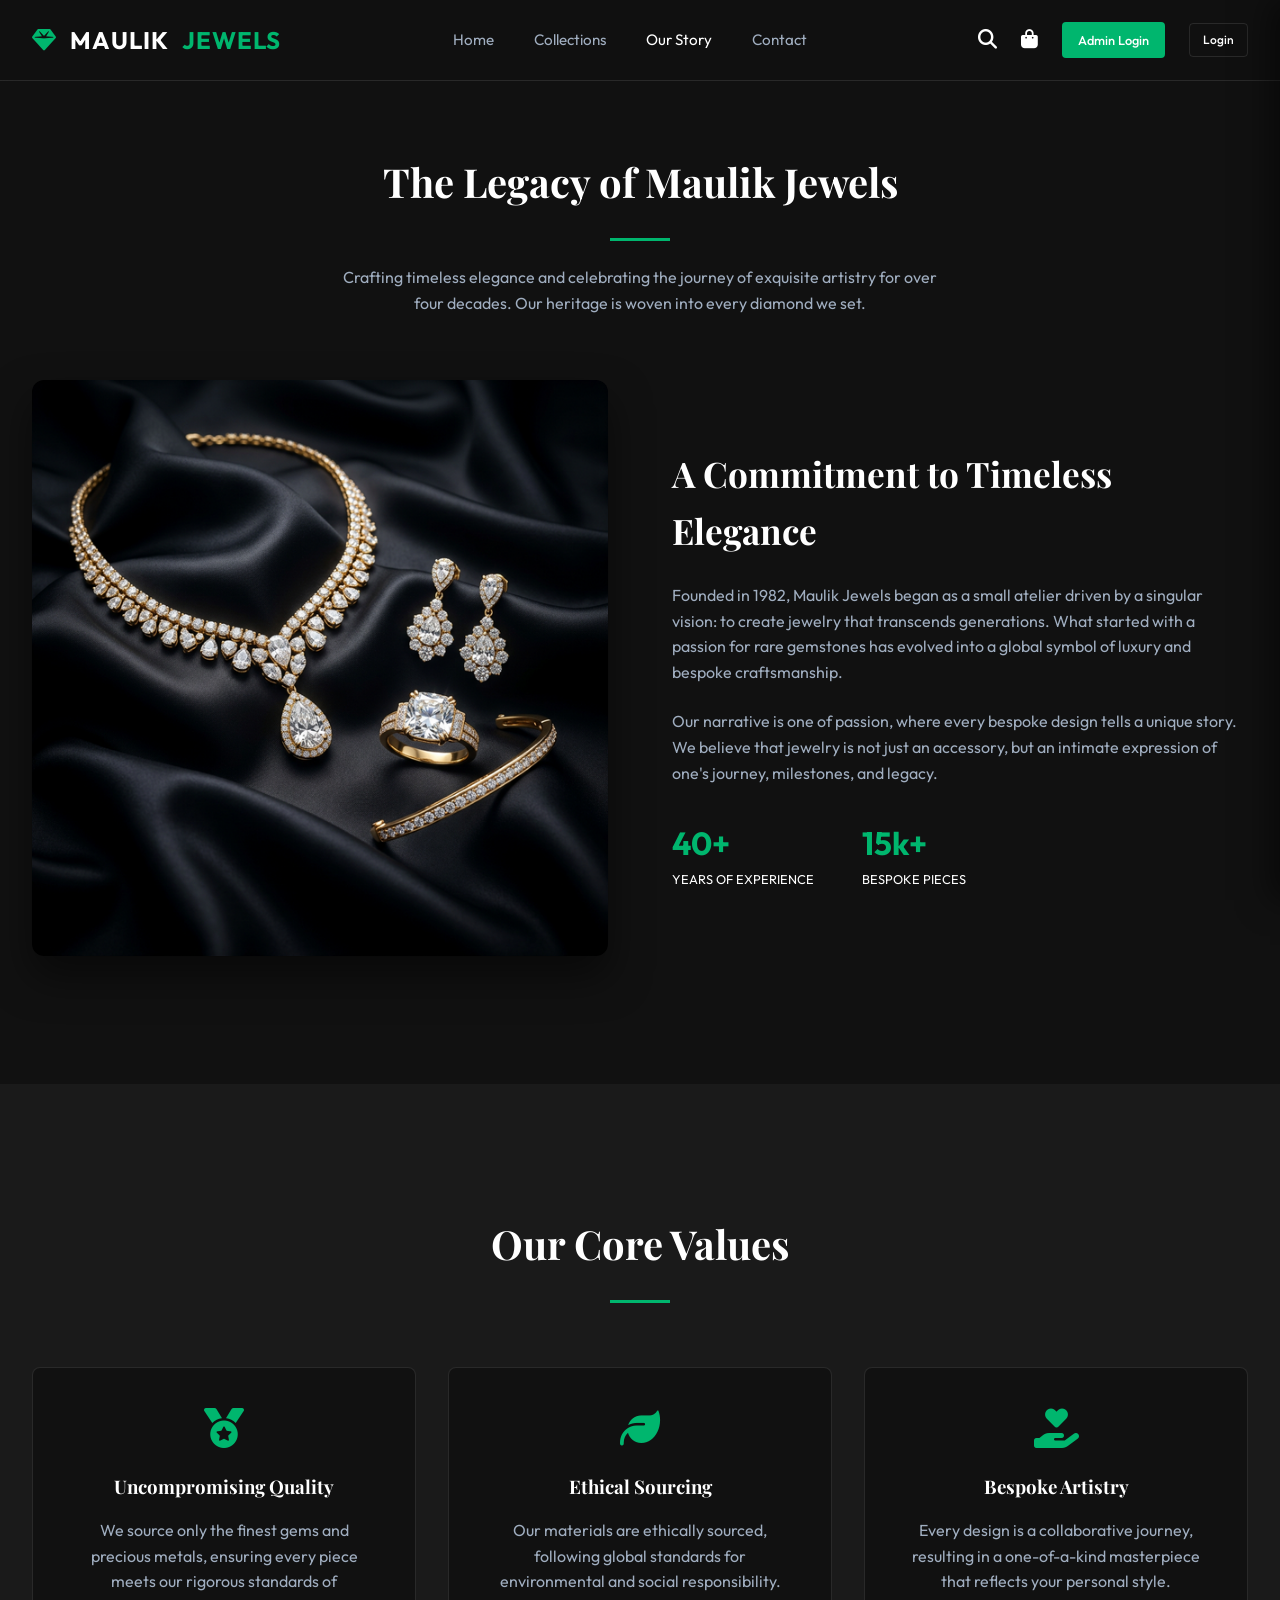
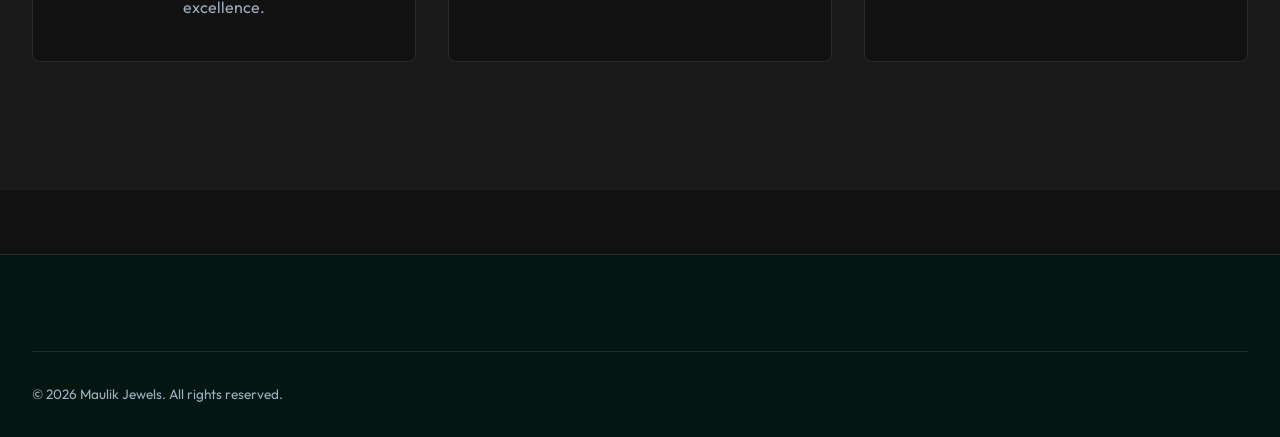
<file: about.html>
<!DOCTYPE html>
<html lang="en">
<head>
    <meta charset="UTF-8">
    <meta name="viewport" content="width=device-width, initial-scale=1.0">
    <title>Our Story | Maulik Jewels</title>
    <link rel="stylesheet" href="styles.css">
    <link rel="stylesheet" href="https://cdnjs.cloudflare.com/ajax/libs/font-awesome/6.4.0/css/all.min.css">
</head>
<body>

    <!-- Header -->
    <header>
        <div class="container">
            <nav>
                <a href="index.html" class="logo"><i class="fa-solid fa-gem"></i> MAULIK<span>JEWELS</span></a>
                <ul class="nav-links">
                    <li><a href="index.html">Home</a></li>
                    <li><a href="products.html">Collections</a></li>
                    <li><a href="about.html" class="active">Our Story</a></li>
                    <li><a href="contact.html">Contact</a></li>
                </ul>
                <div class="nav-actions">
                    <button class="icon-btn" id="search-btn"><i class="fa-solid fa-magnifying-glass"></i></button>
                    <button class="icon-btn" id="cart-btn"><i class="fa-solid fa-bag-shopping"></i><span class="cart-count">0</span></button>
                    <a href="admin-login.html" class="btn btn-primary" style="padding: 0.5rem 1rem; font-size: 0.8rem;">Admin Login</a>
                </div>
                <button class="menu-toggle"><i class="fa-solid fa-bars-staggered"></i></button>
            </nav>
        </div>
    </header>

    <section class="about-hero" style="padding-top: 150px;">
        <div class="container">
            <div class="section-header">
                <h2>The Legacy of Maulik Jewels</h2>
                <div class="section-line"></div>
                <p>Crafting timeless elegance and celebrating the journey of exquisite artistry for over four decades. Our heritage is woven into every diamond we set.</p>
            </div>
            
            <div class="about-content" style="display:grid; grid-template-columns: 1fr 1fr; gap: 4rem; align-items: center; margin-top: 4rem;">
                <div class="about-img animate-fade">
                    <img src="assets/images/hero.png" alt="Our Heritage" style="border-radius: 12px; box-shadow: 0 20px 40px rgba(0,0,0,0.5);">
                </div>
                <div class="about-text animate-fade" style="animation-delay: 0.2s;">
                    <h3 style="font-size: 2.2rem; margin-bottom: 1.5rem;">A Commitment to Timeless Elegance</h3>
                    <p style="color: var(--text-muted); margin-bottom: 1.5rem;">Founded in 1982, Maulik Jewels began as a small atelier driven by a singular vision: to create jewelry that transcends generations. What started with a passion for rare gemstones has evolved into a global symbol of luxury and bespoke craftsmanship.</p>
                    <p style="color: var(--text-muted); margin-bottom: 2rem;">Our narrative is one of passion, where every bespoke design tells a unique story. We believe that jewelry is not just an accessory, but an intimate expression of one's journey, milestones, and legacy.</p>
                    
                    <div style="display:flex; gap: 3rem;">
                        <div>
                            <div style="font-size: 2rem; font-weight: 700; color: var(--accent);">40+</div>
                            <div style="font-size: 0.8rem; text-transform: uppercase;">Years of Experience</div>
                        </div>
                        <div>
                            <div style="font-size: 2rem; font-weight: 700; color: var(--accent);">15k+</div>
                            <div style="font-size: 0.8rem; text-transform: uppercase;">Bespoke Pieces</div>
                        </div>
                    </div>
                </div>
            </div>
        </div>
    </section>

    <section class="values" style="background: var(--dark-alt);">
        <div class="container">
            <div class="section-header">
                <h2>Our Core Values</h2>
                <div class="section-line"></div>
            </div>
            
            <div class="values-grid" style="display:grid; grid-template-columns: repeat(3, 1fr); gap: 2rem;">
                <div class="value-card" style="padding: 2.5rem; background: var(--dark); border: 1px solid var(--glass-border); border-radius: 8px; text-align: center;">
                    <i class="fa-solid fa-medal" style="font-size: 2.5rem; color: var(--accent); margin-bottom: 1.5rem;"></i>
                    <h3 style="margin-bottom: 1rem;">Uncompromising Quality</h3>
                    <p style="color: var(--text-muted);">We source only the finest gems and precious metals, ensuring every piece meets our rigorous standards of excellence.</p>
                </div>
                <div class="value-card" style="padding: 2.5rem; background: var(--dark); border: 1px solid var(--glass-border); border-radius: 8px; text-align: center;">
                    <i class="fa-solid fa-leaf" style="font-size: 2.5rem; color: var(--accent); margin-bottom: 1.5rem;"></i>
                    <h3 style="margin-bottom: 1rem;">Ethical Sourcing</h3>
                    <p style="color: var(--text-muted);">Our materials are ethically sourced, following global standards for environmental and social responsibility.</p>
                </div>
                <div class="value-card" style="padding: 2.5rem; background: var(--dark); border: 1px solid var(--glass-border); border-radius: 8px; text-align: center;">
                    <i class="fa-solid fa-hand-holding-heart" style="font-size: 2.5rem; color: var(--accent); margin-bottom: 1.5rem;"></i>
                    <h3 style="margin-bottom: 1rem;">Bespoke Artistry</h3>
                    <p style="color: var(--text-muted);">Every design is a collaborative journey, resulting in a one-of-a-kind masterpiece that reflects your personal style.</p>
                </div>
            </div>
        </div>
    </section>

    <!-- Footer Area (Slightly shorter) -->
    <footer style="margin-top: 4rem;">
        <div class="container">
            <div class="footer-bottom">
                <p>&copy; 2026 Maulik Jewels. All rights reserved.</p>
            </div>
        </div>
    </footer>

    <!-- Cart Side Panel Components -->
    <div id="cart-sidebar">
        <div class="cart-header"><h3>Shopping Bag</h3><button id="close-cart" class="icon-btn"><i class="fa-solid fa-xmark"></i></button></div>
        <div class="cart-items"></div>
        <div class="cart-total"><span>Total:</span><span class="cart-total-amount">$0.00</span></div>
        <button class="btn btn-primary" style="width: 100%;">Checkout</button>
    </div>
    <div class="overlay"></div>

    <script src="script.js"></script>
</body>
</html>
</file>
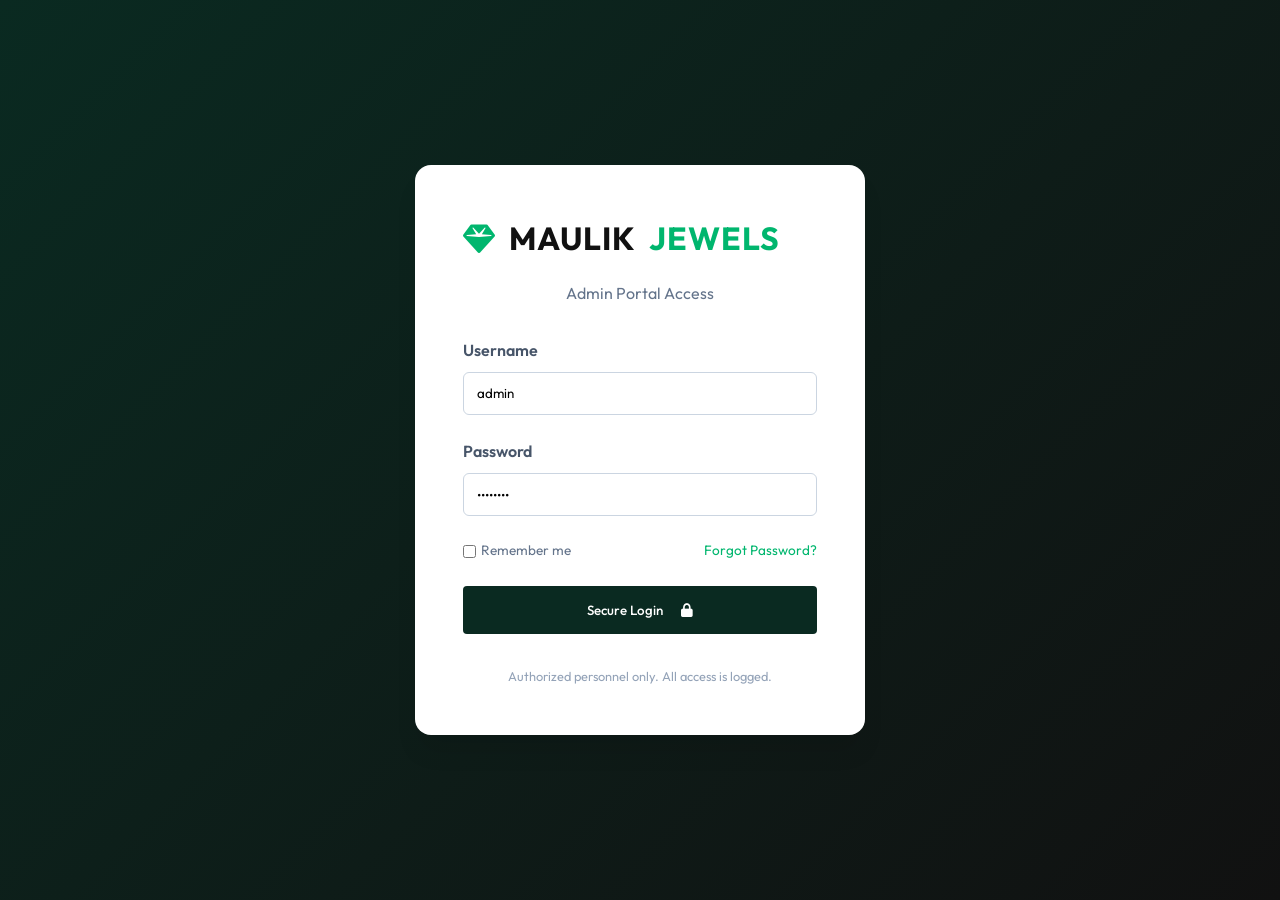
<file: admin-customers.html>
<!DOCTYPE html>
<html lang="en">
<head>
    <meta charset="UTF-8">
    <meta name="viewport" content="width=device-width, initial-scale=1.0">
    <title>Customer Management | Maulik Jewels Admin</title>
    <link rel="stylesheet" href="styles.css">
    <link rel="stylesheet" href="https://cdnjs.cloudflare.com/ajax/libs/font-awesome/6.4.0/css/all.min.css">
</head>
<body class="admin-body">

    <div class="admin-layout">
        <!-- Sidebar -->
        <aside class="admin-sidebar">
            <div style="margin-bottom: 3rem;">
                <a href="index.html" class="logo" style="color: var(--dark); font-size: 1.5rem;">
                     <i class="fa-solid fa-gem" style="color: var(--accent);"></i> MAULIK<span>JEWELS</span>
                </a>
                <p style="font-size: 0.75rem; color: #94a3b8; font-weight: 700; text-transform: uppercase; margin-top: 5px; letter-spacing: 1px;">Admin Portal</p>
            </div>
            
            <nav class="admin-nav">
                <ul>
                    <li><a href="admin-dashboard.html"><i class="fa-solid fa-layer-group"></i> <span>Inventory</span></a></li>
                    <li><a href="admin-orders.html"><i class="fa-solid fa-cart-shopping"></i> <span>Orders</span></a></li>
                    <li><a href="admin-customers.html" class="active"><i class="fa-solid fa-users"></i> <span>Customers</span></a></li>
                    <li><a href="#"><i class="fa-solid fa-chart-line"></i> <span>Analytics</span></a></li>
                    <li style="margin-top: 2rem;"><a href="admin-settings.html"><i class="fa-solid fa-gear"></i> <span>Settings</span></a></li>
                    <li><a href="#" id="admin-logout"><i class="fa-solid fa-arrow-right-from-bracket"></i> <span>Logout</span></a></li>
                </ul>
            </nav>

            <div class="admin-sidebar-user-section" style="position: absolute; bottom: 2rem; left: 2rem; display:flex; gap: 1rem; align-items:center;">
                <div style="width: 40px; height: 40px; border-radius: 50%; background: #e2e8f0; display:flex; align-items:center; justify-content:center; flex-shrink: 0;">
                    <i class="fa-solid fa-user-tie"></i>
                </div>
                <div class="admin-sidebar-user-details">
                    <h5 style="margin:0; font-size: 0.9rem;">Admin User</h5>
                    <p style="margin:0; font-size: 0.75rem; color: #64748b;">admin@maulikjewels.com</p>
                </div>
            </div>
        </aside>

        <!-- Main Content -->
        <main class="admin-main">
            <div style="margin-bottom: 2.5rem; display:flex; justify-content:space-between; align-items:center;">
                <div>
                    <p style="font-size: 0.75rem; color: #94a3b8; font-weight: 600; text-transform: uppercase;">Admin <span style="margin:0 5px;">&rsaquo;</span> Customer Management</p>
                    <h1 style="font-size: 2.2rem; margin-top: 0.5rem; color: var(--dark);">Customer Management</h1>
                    <p style="color: #64748b; margin-top: 5px;">Manage your registered luxury jewelry clientele and VIP relations.</p>
                </div>
                <button class="btn btn-primary" style="background: var(--accent);"><i class="fa-solid fa-plus"></i> Add New Customer</button>
            </div>

            <!-- Management Tools -->
            <div class="admin-card" style="margin-bottom: 2rem; padding: 1.5rem;">
                <div style="display:flex; justify-content:space-between; align-items:center;">
                    <div style="position:relative; flex: 1; max-width: 400px;">
                        <i class="fa-solid fa-magnifying-glass" style="position:absolute; left: 1rem; top: 50%; transform:translateY(-50%); color: #94a3b8;"></i>
                        <input type="text" placeholder="Search by name, email, or customer ID..." style="width: 100%; padding: 0.8rem 1rem 0.8rem 3rem; border: 1px solid #f1f5f9; background: #f8fafc; border-radius: 8px;">
                    </div>
                    <div style="display:flex; gap: 1rem; align-items:center;">
                        <div style="display:flex; background:#f1f5f9; padding: 4px; border-radius: 10px;">
                            <button class="filter-tab-pill active"><i class="fa-solid fa-list-ul"></i> All Customers</button>
                            <button class="filter-tab-pill"><i class="fa-solid fa-star"></i> VIP</button>
                            <button class="filter-tab-pill"><i class="fa-solid fa-user-plus"></i> New</button>
                        </div>
                        <button class="btn-outline-small"><i class="fa-solid fa-file-export"></i> Export</button>
                    </div>
                </div>
            </div>

            <!-- Customer Stats -->
            <div style="display:grid; grid-template-columns: repeat(3, 1fr); gap: 1.5rem; margin-bottom: 2.5rem;">
                <div class="stat-mini-card">
                    <div class="mini-icon" style="background: #f0fff4; color: #38a169;"><i class="fa-solid fa-users"></i></div>
                    <div>
                        <p style="color: #64748b; font-size: 0.8rem; font-weight: 500;">Total Customers</p>
                        <h2 style="font-size: 1.8rem; font-weight: 800; color: var(--dark);">1,248</h2>
                    </div>
                </div>
                <div class="stat-mini-card">
                    <div class="mini-icon" style="background: #ebf8ff; color: #3182ce;"><i class="fa-solid fa-certificate"></i></div>
                    <div>
                        <p style="color: #64748b; font-size: 0.8rem; font-weight: 500;">VIP Clientele</p>
                        <h2 style="font-size: 1.8rem; font-weight: 800; color: var(--dark);">154</h2>
                    </div>
                </div>
                <div class="stat-mini-card">
                    <div class="mini-icon" style="background: #fff5f5; color: #e53e3e;"><i class="fa-solid fa-chart-line"></i></div>
                    <div>
                        <p style="color: #64748b; font-size: 0.8rem; font-weight: 500;">Growth This Month</p>
                        <h2 style="font-size: 1.8rem; font-weight: 800; color: var(--dark);">+12.4%</h2>
                    </div>
                </div>
            </div>

            <!-- Customer Table -->
            <div class="admin-card">
                <div class="orders-table-wrapper">
                    <table class="admin-table">
                        <thead>
                            <tr>
                                <th>CUSTOMER</th>
                                <th>STATUS</th>
                                <th>TOTAL ORDERS</th>
                                <th>LIFETIME VALUE</th>
                                <th>LAST ACTIVITY</th>
                                <th>ACTIONS</th>
                            </tr>
                        </thead>
                        <tbody id="customers-table-body">
                            <!-- Filled by JS -->
                        </tbody>
                    </table>
                </div>
                <div style="margin-top: 2rem; display:flex; justify-content:space-between; align-items:center;">
                    <p style="color: #64748b; font-size: 0.9rem;">Showing <span style="font-weight: 600; color: var(--dark);">1 to 4</span> of 1,248 customers</p>
                    <div class="pagination">
                        <button class="page-btn"><i class="fa-solid fa-chevron-left"></i></button>
                        <button class="page-btn active">1</button>
                        <button class="page-btn">2</button>
                        <button class="page-btn">3</button>
                        <button class="page-btn"><i class="fa-solid fa-chevron-right"></i></button>
                    </div>
                </div>
            </div>
        </main>
    </div>

    <style>
        .filter-tab-pill {
            padding: 0.6rem 1.2rem;
            border-radius: 8px;
            border: none;
            background: transparent;
            color: #64748b;
            font-size: 0.85rem;
            font-weight: 700;
            cursor: pointer;
            transition: all 0.3s ease;
            display: flex;
            align-items: center;
            gap: 8px;
        }
        .filter-tab-pill.active { background: white; color: var(--accent); box-shadow: 0 4px 6px -1px rgba(0,0,0,0.05); }

        .btn-outline-small {
            padding: 0.6rem 1.2rem;
            border: 1px solid #e2e8f0;
            border-radius: 8px;
            background: white;
            color: #64748b;
            font-weight: 700;
            font-size: 0.85rem;
            cursor: pointer;
            transition: all 0.2s;
        }
        .btn-outline-small:hover { border-color: var(--accent); color: var(--accent); }

        .stat-mini-card {
            background: white;
            padding: 2rem;
            border-radius: 16px;
            display: flex;
            align-items: center;
            gap: 1.5rem;
            box-shadow: 0 4px 10px rgba(0,0,0,0.02);
            border: 1px solid #f1f5f9;
        }
        .mini-icon {
            width: 50px;
            height: 50px;
            border-radius: 12px;
            display: flex;
            align-items: center;
            justify-content: center;
            font-size: 1.2rem;
        }

        .customer-avatar {
            width: 45px;
            height: 45px;
            border-radius: 50%;
            background: #f1f5f9;
            display: flex;
            align-items: center;
            justify-content: center;
            color: #94a3b8;
            font-weight: 700;
            font-size: 0.9rem;
        }

        .cust-badge {
            padding: 0.3rem 0.8rem;
            border-radius: 100px;
            font-size: 0.7rem;
            font-weight: 800;
            text-transform: uppercase;
        }
        .badge-vip { background: #e6fef5; color: #38a169; }
        .badge-new { background: #ebf8ff; color: #3182ce; }
        .badge-regular { background: #f8fafc; color: #64748b; }

        .btn-view-profile {
            padding: 0.5rem 1rem;
            background: #f8fafc;
            border: 1px solid #e2e8f0;
            border-radius: 6px;
            font-size: 0.8rem;
            font-weight: 700;
            cursor: pointer;
            transition: all 0.2s;
        }
        .btn-view-profile:hover { background: #f1f5f9; }

        .pagination { display: flex; gap: 0.5rem; }
        .page-btn {
            width: 35px;
            height: 35px;
            display: flex;
            align-items: center;
            justify-content: center;
            border: 1px solid #f1f5f9;
            background: white;
            border-radius: 50%;
            cursor: pointer;
            color: #64748b;
        }
        .page-btn.active { background: var(--accent); color: white; border-color: var(--accent); }
    </style>

    <script src="admin.js"></script>
    <script>
        document.addEventListener('DOMContentLoaded', () => {
            const tableBody = document.getElementById('customers-table-body');
            
            // Fetch real users from localStorage
            let users = [];
            try {
                users = JSON.parse(localStorage.getItem('mj_users')) || [];
            } catch (e) { users = []; }

            const dummyCustomers = [
                { name: "Aria Montgomery", email: "aria.m@example.com", status: "VIP", orders: 12, value: "$42,500.00", activity: "2 hours ago", initials: "AM" },
                { name: "Julian Thorne", email: "j.thorne@business.com", status: "New", orders: 1, value: "$8,200.00", activity: "Yesterday", initials: "JT" }
            ];

            const allCustomers = [...users.map(u => ({
                name: u.name,
                email: u.email,
                status: "New",
                orders: (u.orders || []).length,
                value: "$0.00",
                activity: "Recently Joined",
                initials: u.name.split(' ').map(n => n[0]).join('').toUpperCase()
            })), ...dummyCustomers];

            tableBody.innerHTML = allCustomers.map(cust => `
                <tr>
                    <td>
                        <div style="display:flex; align-items:center; gap: 1rem;">
                            <div class="customer-avatar">${cust.initials}</div>
                            <div>
                                <div style="font-weight: 700; color: var(--dark);">${cust.name}</div>
                                <div style="font-size: 0.75rem; color: #94a3b8;">${cust.email}</div>
                            </div>
                        </div>
                    </td>
                    <td><span class="cust-badge badge-${cust.status.toLowerCase()}"><i class="fa-solid fa-circle" style="font-size: 0.4rem; margin-right:5px; vertical-align:middle;"></i> ${cust.status}</span></td>
                    <td style="font-weight: 600; color: #475569;">${cust.orders} Orders</td>
                    <td style="font-weight: 700; color: var(--dark);">${cust.value}</td>
                    <td style="color: #64748b;">${cust.activity}</td>
                    <td>
                        <div style="display:flex; gap: 10px; align-items:center;">
                            <button class="btn-view-profile">View Profile</button>
                            <button class="icon-btn" style="background:#e6fef5; color: var(--accent); width:35px; height:35px;"><i class="fa-regular fa-envelope"></i></button>
                        </div>
                    </td>
                </tr>
            `).join('');
        });
    </script>
</body>
</html>
</file>
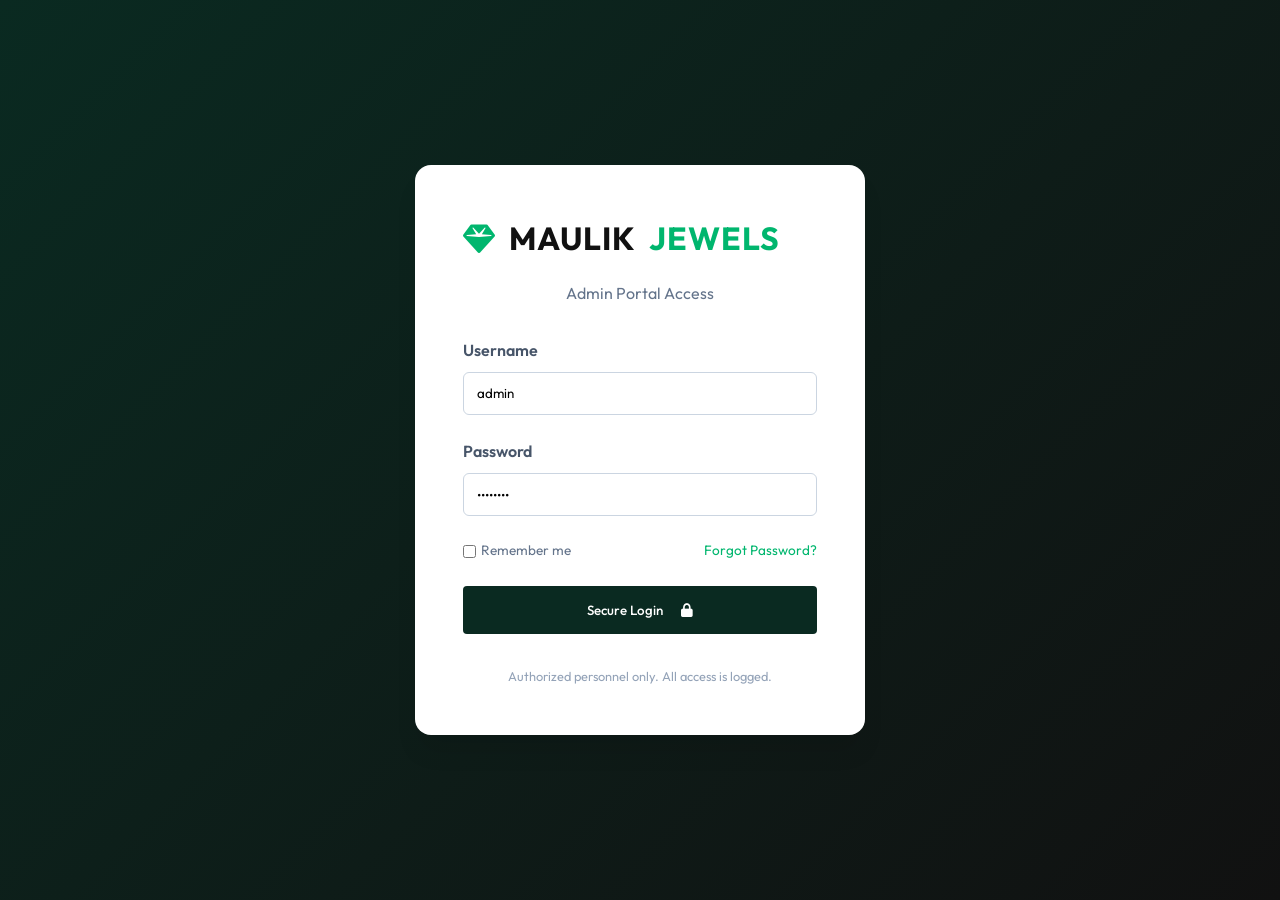
<file: admin-login.html>
<!DOCTYPE html>
<html lang="en">
<head>
    <meta charset="UTF-8">
    <meta name="viewport" content="width=device-width, initial-scale=1.0">
    <title>Admin Login | Maulik Jewels</title>
    <link rel="stylesheet" href="styles.css">
    <link rel="stylesheet" href="https://cdnjs.cloudflare.com/ajax/libs/font-awesome/6.4.0/css/all.min.css">
</head>
<body class="admin-login-container">

    <div class="login-card animate-fade">
        <div style="text-align: center; margin-bottom: 2rem;">
            <a href="index.html" class="logo" style="color: var(--dark); font-size: 2rem;">
                 <i class="fa-solid fa-gem" style="color: var(--accent);"></i> MAULIK<span>JEWELS</span>
            </a>
            <p style="color: #64748b; margin-top: 1rem;">Admin Portal Access</p>
        </div>

        <form id="admin-login-form">
            <div class="admin-form-group">
                <label>Username</label>
                <input type="text" id="username" placeholder="admin" required value="admin">
            </div>
            <div class="admin-form-group">
                <label>Password</label>
                <input type="password" id="password" placeholder="••••••••" required value="admin123">
            </div>
            <div style="margin-bottom: 1.5rem; display: flex; justify-content: space-between; font-size: 0.85rem;">
                <label style="display:flex; align-items:center; gap: 5px; color: #64748b; cursor:pointer;">
                    <input type="checkbox"> Remember me
                </label>
                <a href="#" style="color: var(--accent);">Forgot Password?</a>
            </div>
            <button type="submit" class="btn btn-primary" style="width: 100%; padding: 1rem; background: var(--primary);">Secure Login <i class="fa-solid fa-lock" style="margin-left: 10px;"></i></button>
        </form>

        <p style="text-align:center; font-size: 0.8rem; color: #94a3b8; margin-top: 2rem;">
            Authorized personnel only. All access is logged.
        </p>
    </div>

    <script>
        document.getElementById('admin-login-form').addEventListener('submit', (e) => {
            e.preventDefault();
            const user = document.getElementById('username').value;
            const pass = document.getElementById('password').value;

            // Simple hardcoded login for demo
            if (user === 'admin' && pass === 'admin123') {
                sessionStorage.setItem('mj_admin_logged_in', 'true');
                window.location.href = 'admin-dashboard.html';
            } else {
                alert('Invalid credentials. Please use admin / admin123');
            }
        });
    </script>
</body>
</html>
</file>
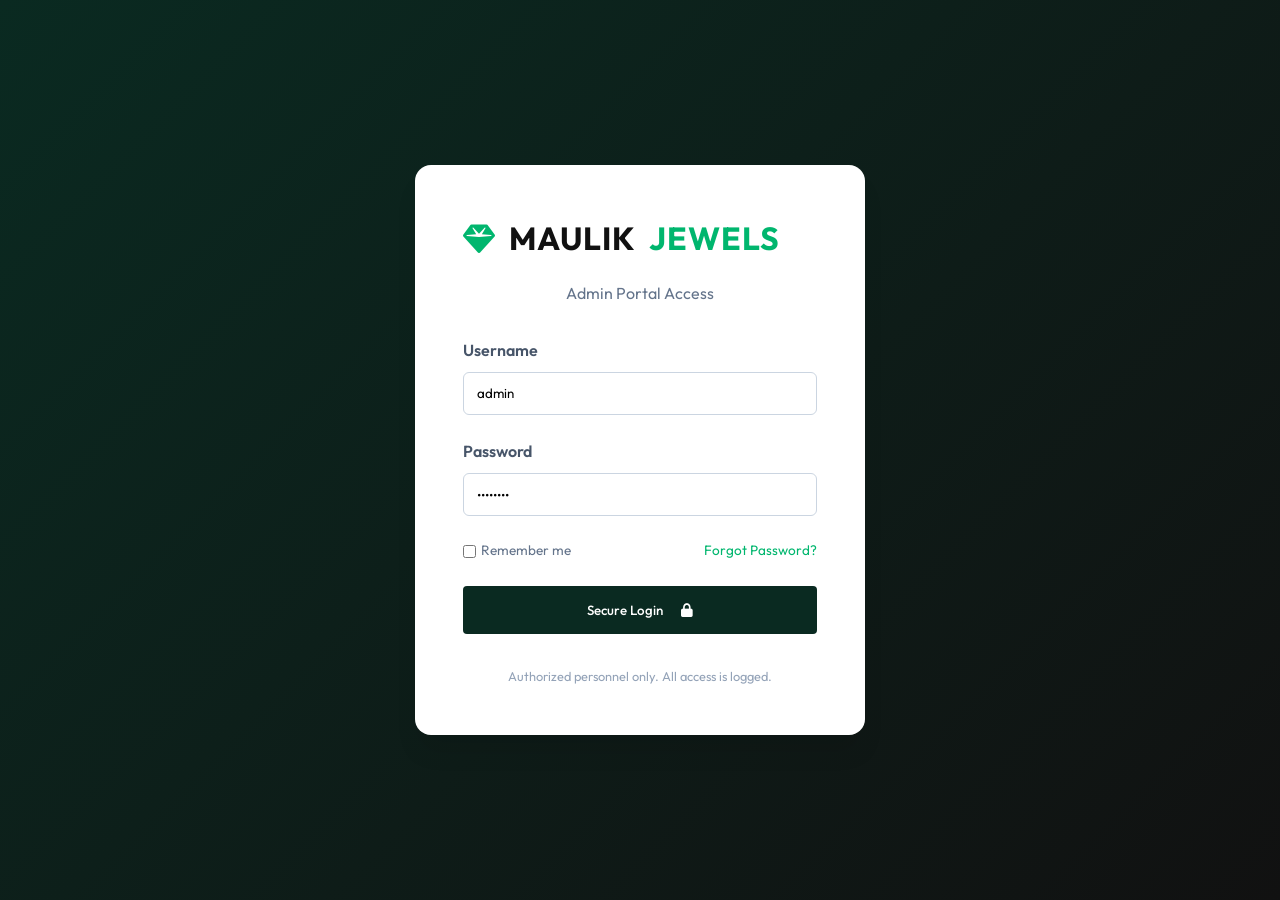
<file: admin-orders.html>
<!DOCTYPE html>
<html lang="en">
<head>
    <meta charset="UTF-8">
    <meta name="viewport" content="width=device-width, initial-scale=1.0">
    <title>Order Management | Maulik Jewels Admin</title>
    <link rel="stylesheet" href="styles.css">
    <link rel="stylesheet" href="https://cdnjs.cloudflare.com/ajax/libs/font-awesome/6.4.0/css/all.min.css">
</head>
<body class="admin-body">

    <div class="admin-layout">
        <!-- Sidebar -->
        <aside class="admin-sidebar">
            <div style="margin-bottom: 3rem;">
                <a href="index.html" class="logo" style="color: var(--dark); font-size: 1.5rem;">
                     <i class="fa-solid fa-gem" style="color: var(--accent);"></i> MAULIK<span>JEWELS</span>
                </a>
                <p style="font-size: 0.75rem; color: #94a3b8; font-weight: 700; text-transform: uppercase; margin-top: 5px; letter-spacing: 1px;">Admin Portal</p>
            </div>
            
            <nav class="admin-nav">
                <ul>
                    <li><a href="admin-dashboard.html"><i class="fa-solid fa-layer-group"></i> <span>Inventory</span></a></li>
                    <li><a href="admin-orders.html" class="active"><i class="fa-solid fa-cart-shopping"></i> <span>Orders</span></a></li>
                    <li><a href="admin-customers.html"><i class="fa-solid fa-users"></i> <span>Customers</span></a></li>
                    <li><a href="#"><i class="fa-solid fa-chart-line"></i> <span>Analytics</span></a></li>
                    <li style="margin-top: 2rem;"><a href="admin-settings.html"><i class="fa-solid fa-gear"></i> <span>Settings</span></a></li>
                    <li><a href="#" id="admin-logout"><i class="fa-solid fa-arrow-right-from-bracket"></i> <span>Logout</span></a></li>
                </ul>
            </nav>

            <div class="admin-sidebar-user-section" style="position: absolute; bottom: 2rem; left: 2rem; display:flex; gap: 1rem; align-items:center;">
                <div style="width: 40px; height: 40px; border-radius: 50%; background: #e2e8f0; display:flex; align-items:center; justify-content:center; flex-shrink: 0;">
                    <i class="fa-solid fa-user-tie"></i>
                </div>
                <div class="admin-sidebar-user-details">
                    <h5 style="margin:0; font-size: 0.9rem;">Admin User</h5>
                    <p style="margin:0; font-size: 0.75rem; color: #64748b;">admin@maulikjewels.com</p>
                </div>
            </div>
        </aside>

        <!-- Main Content -->
        <main class="admin-main">
            <div style="margin-bottom: 2.5rem; display:flex; justify-content:space-between; align-items:flex-end;">
                <div>
                    <p style="font-size: 0.75rem; color: #94a3b8; font-weight: 600; text-transform: uppercase; margin-bottom: 0.5rem;">Admin <span style="margin: 0 5px;">&rsaquo;</span> Orders Management</p>
                    <h1 style="font-size: 2.2rem; color: var(--dark);">Order Management</h1>
                    <p style="color: #64748b; margin-top: 5px;">Manage, filter, and track all your luxury jewelry orders.</p>
                </div>
                <button class="btn btn-primary" style="background: var(--accent);"><i class="fa-solid fa-file-export"></i> Export Report</button>
            </div>

            <!-- Filters Area -->
            <div class="admin-card" style="margin-bottom: 1.5rem; padding: 1.5rem;">
                <div style="display:flex; justify-content:space-between; align-items:center; flex-wrap: wrap; gap: 1.5rem;">
                    <div style="position:relative; flex: 1; max-width: 400px;">
                        <i class="fa-solid fa-magnifying-glass" style="position:absolute; left: 1rem; top: 50%; transform:translateY(-50%); color: #94a3b8;"></i>
                        <input type="text" placeholder="Search by Order ID, Customer Name..." style="width: 100%; padding: 0.8rem 1rem 0.8rem 3rem; border: 1px solid #f1f5f9; background: #f8fafc; border-radius: 8px;">
                    </div>
                    
                    <div style="display:flex; align-items:center; gap: 1rem;">
                        <span style="font-size: 0.75rem; font-weight: 700; color: #94a3b8; text-transform: uppercase;">Status:</span>
                        <div style="display:flex; gap: 0.5rem;">
                            <button class="filter-tab active">All</button>
                            <button class="filter-tab">Processing</button>
                            <button class="filter-tab">Shipped</button>
                            <button class="filter-tab">Delivered</button>
                        </div>
                    </div>

                    <div style="display:flex; align-items:center; gap: 1rem;">
                        <span style="font-size: 0.75rem; font-weight: 700; color: #94a3b8; text-transform: uppercase;">Date:</span>
                        <select style="padding: 0.8rem; border: 1px solid #f1f5f9; background: #f8fafc; border-radius: 8px; font-size: 0.9rem; min-width: 150px;">
                            <option>Last 30 Days</option>
                            <option>Last 90 Days</option>
                            <option>Custom Range</option>
                        </select>
                    </div>
                </div>
            </div>

            <!-- Orders Table -->
            <div class="admin-card">
                <div class="orders-table-wrapper">
                    <table class="admin-table">
                        <thead>
                            <tr>
                                <th>ORDER ID</th>
                                <th>CUSTOMER</th>
                                <th>DATE</th>
                                <th>TOTAL AMOUNT</th>
                                <th>STATUS</th>
                                <th>ACTIONS</th>
                            </tr>
                        </thead>
                        <tbody id="orders-table-body">
                            <!-- Filled by JS -->
                        </tbody>
                    </table>
                </div>

                <div style="margin-top: 2rem; display:flex; justify-content:space-between; align-items:center;">
                    <p style="color: #64748b; font-size: 0.9rem;">Showing <span style="font-weight: 600; color: var(--dark);">1 to 5</span> of 24 results</p>
                    <div class="pagination">
                        <button class="page-btn"><i class="fa-solid fa-chevron-left"></i></button>
                        <button class="page-btn active">1</button>
                        <button class="page-btn">2</button>
                        <button class="page-btn">3</button>
                        <button class="page-btn"><i class="fa-solid fa-chevron-right"></i></button>
                    </div>
                </div>
            </div>
        </main>
    </div>

    <style>
        .filter-tab {
            padding: 0.5rem 1rem;
            border-radius: 8px;
            border: 1px solid transparent;
            background: transparent;
            color: #64748b;
            font-size: 0.85rem;
            font-weight: 600;
            cursor: pointer;
            transition: all 0.3s ease;
        }
        .filter-tab:hover { background: #f1f5f9; }
        .filter-tab.active { background: #e6fef5; color: var(--accent); }

        .pagination { display: flex; gap: 0.5rem; }
        .page-btn {
            width: 35px;
            height: 35px;
            display: flex;
            align-items: center;
            justify-content: center;
            border: 1px solid #f1f5f9;
            background: white;
            border-radius: 50%;
            cursor: pointer;
            color: #64748b;
            transition: all 0.2s ease;
        }
        .page-btn:hover { border-color: var(--accent); color: var(--accent); }
        .page-btn.active { background: var(--accent); color: white; border-color: var(--accent); }

        .status-badge {
            padding: 0.3rem 0.8rem;
            border-radius: 100px;
            font-size: 0.75rem;
            font-weight: 700;
            display: inline-flex;
            align-items: center;
            gap: 5px;
        }
        .status-badge::before {
            content: "";
            width: 6px;
            height: 6px;
            border-radius: 50%;
            background: currentColor;
        }
        .status-processing { background: #fffaf0; color: #ed8936; }
        .status-shipped { background: #ebf8ff; color: #3182ce; }
        .status-delivered { background: #f0fff4; color: #38a169; }
        .status-cancelled { background: #fff5f5; color: #e53e3e; }

        .action-icon {
            color: #94a3b8;
            cursor: pointer;
            font-size: 1.1rem;
            transition: color 0.2s ease;
        }
        .action-icon:hover { color: var(--accent); }
    </style>

    <script src="admin.js"></script>
    <script>
        // Dummy Orders Logic (Integrated with admin.js security)
        document.addEventListener('DOMContentLoaded', () => {
            const tableBody = document.getElementById('orders-table-body');
            const dummyOrders = [
                { id: "#MJ-8821", name: "Sophia Laurent", email: "sophia.l@email.com", date: "Oct 24, 2023", amount: "$4,250.00", status: "Processing" },
                { id: "#MJ-8819", name: "Marcus Vane", email: "m.vane@lux.com", date: "Oct 23, 2023", amount: "$12,800.00", status: "Shipped" },
                { id: "#MJ-8815", name: "Isabella Chen", email: "i.chen@design.co", date: "Oct 21, 2023", amount: "$1,450.00", status: "Delivered" },
                { id: "#MJ-8812", name: "David Wright", email: "wright.d@global.net", date: "Oct 20, 2023", amount: "$2,100.00", status: "Cancelled" },
                { id: "#MJ-8810", name: "Elena Rossi", email: "rossi.e@mail.it", date: "Oct 19, 2023", amount: "$7,400.00", status: "Shipped" }
            ];

            tableBody.innerHTML = dummyOrders.map(order => `
                <tr>
                    <td style="font-weight: 700;">${order.id}</td>
                    <td>
                        <div style="font-weight: 600;">${order.name}</div>
                        <div style="font-size: 0.75rem; color: #94a3b8;">${order.email}</div>
                    </td>
                    <td style="color: #64748b;">${order.date}</td>
                    <td style="font-weight: 700; color: var(--dark);">${order.amount}</td>
                    <td><span class="status-badge status-${order.status.toLowerCase()}">${order.status}</span></td>
                    <td>
                        <div style="display:flex; gap: 1rem; align-items:center;">
                            <i class="fa-regular fa-eye action-icon" title="View Order"></i>
                            <i class="fa-solid fa-bars-staggered action-icon" title="Manage Status"></i>
                        </div>
                    </td>
                </tr>
            `).join('');
        });
    </script>
</body>
</html>
</file>
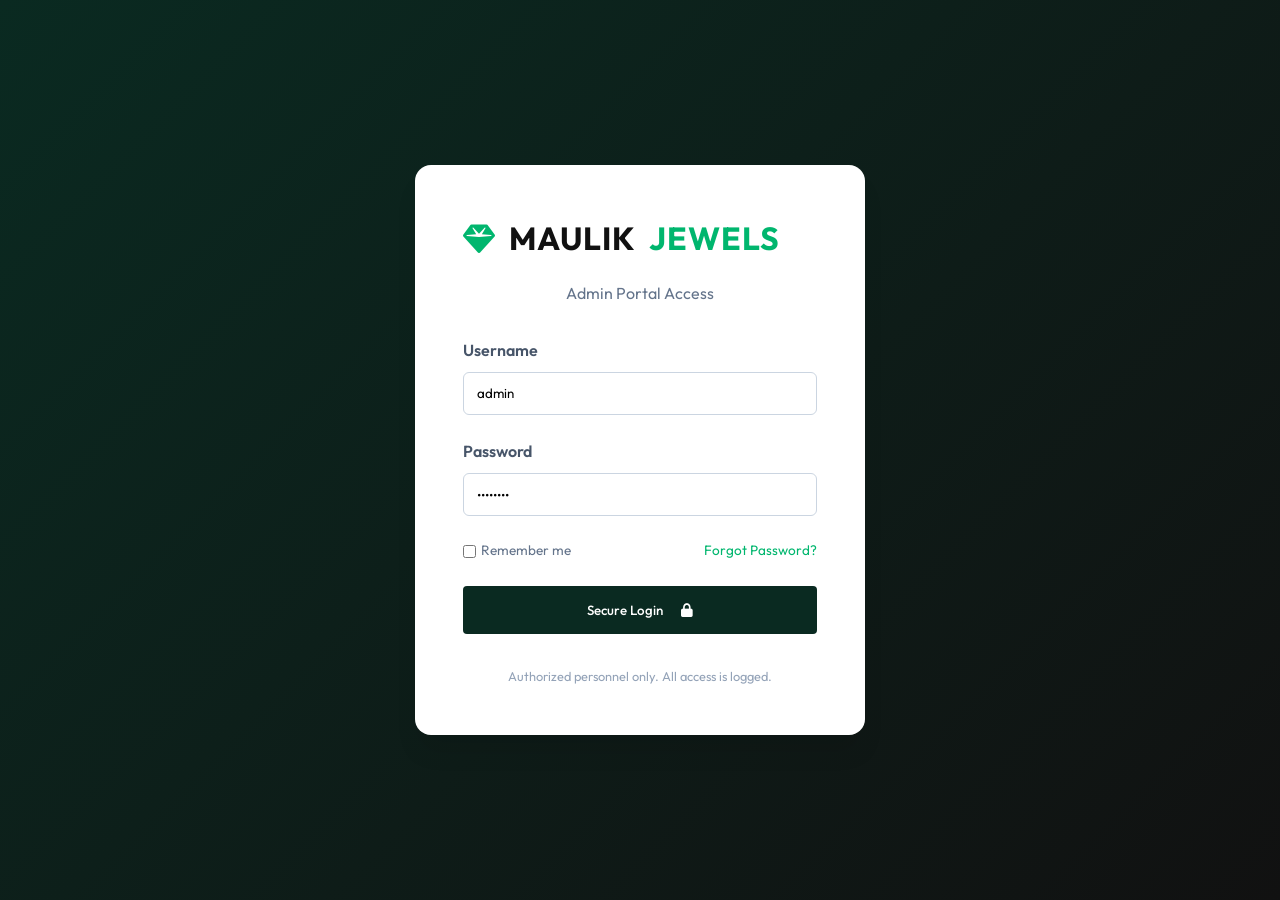
<file: admin-settings.html>
<!DOCTYPE html>
<html lang="en">
<head>
    <meta charset="UTF-8">
    <meta name="viewport" content="width=device-width, initial-scale=1.0">
    <title>Store Settings | Maulik Jewels Admin</title>
    <link rel="stylesheet" href="styles.css">
    <link rel="stylesheet" href="https://cdnjs.cloudflare.com/ajax/libs/font-awesome/6.4.0/css/all.min.css">
</head>
<body class="admin-body">

    <div class="admin-layout">
        <!-- Sidebar -->
        <aside class="admin-sidebar">
            <div style="margin-bottom: 3rem;">
                <a href="index.html" class="logo" style="color: var(--dark); font-size: 1.5rem;">
                     <i class="fa-solid fa-gem" style="color: var(--accent);"></i> MAULIK<span>JEWELS</span>
                </a>
                <p style="font-size: 0.75rem; color: #94a3b8; font-weight: 700; text-transform: uppercase; margin-top: 5px; letter-spacing: 1px;">Admin Portal</p>
            </div>
            
            <nav class="admin-nav">
                <ul>
                    <li><a href="admin-dashboard.html"><i class="fa-solid fa-layer-group"></i> <span>Inventory</span></a></li>
                    <li><a href="admin-orders.html"><i class="fa-solid fa-cart-shopping"></i> <span>Orders</span></a></li>
                    <li><a href="admin-customers.html"><i class="fa-solid fa-users"></i> <span>Customers</span></a></li>
                    <li><a href="#"><i class="fa-solid fa-chart-line"></i> <span>Analytics</span></a></li>
                    <li style="margin-top: 2rem;"><a href="admin-settings.html" class="active"><i class="fa-solid fa-gear"></i> <span>Settings</span></a></li>
                    <li><a href="#" id="admin-logout"><i class="fa-solid fa-arrow-right-from-bracket"></i> <span>Logout</span></a></li>
                </ul>
            </nav>

            <div class="admin-sidebar-user-section" style="position: absolute; bottom: 2rem; left: 2rem; display:flex; gap: 1rem; align-items:center;">
                <div style="width: 40px; height: 40px; border-radius: 50%; background: #e2e8f0; display:flex; align-items:center; justify-content:center; flex-shrink: 0;">
                    <i class="fa-solid fa-user-tie"></i>
                </div>
                <div class="admin-sidebar-user-details">
                    <h5 style="margin:0; font-size: 0.9rem;">Admin User</h5>
                    <p style="margin:0; font-size: 0.75rem; color: #64748b;">admin@maulikjewels.com</p>
                </div>
            </div>
        </aside>

        <!-- Main Content -->
        <main class="admin-main">
            <div style="margin-bottom: 2.5rem; display:flex; justify-content:space-between; align-items:flex-end;">
                <div>
                    <p style="font-size: 0.75rem; color: #94a3b8; font-weight: 600; text-transform: uppercase; margin-bottom: 0.5rem;">Admin <span style="margin: 0 5px;">&rsaquo;</span> Store Settings</p>
                    <h1 style="font-size: 2.2rem; color: var(--dark);">Store Settings</h1>
                    <p style="color: #64748b; margin-top: 5px;">Manage your brand profile, payments, and global store configurations.</p>
                </div>
                <button class="btn btn-primary" style="background: var(--accent); padding: 1.2rem 2.5rem;"><i class="fa-solid fa-floppy-disk"></i> Save All Changes</button>
            </div>

            <div class="admin-grid">
                 <div style="display:flex; flex-direction:column; gap: 2rem;">
                    <!-- General Settings -->
                    <div class="admin-card">
                        <h3 style="margin-bottom: 2rem; display:flex; align-items:center; gap: 10px; font-size: 1.3rem;">
                            <i class="fa-solid fa-circle-info" style="color: var(--accent);"></i> General Settings
                        </h3>
                        <div style="display:grid; grid-template-columns: 1fr 1fr; gap: 1.5rem; margin-bottom: 1.5rem;">
                            <div class="admin-form-group">
                                <label>Store Name</label>
                                <input type="text" value="Maulik Jewels" placeholder="Your Brand Name">
                            </div>
                            <div class="admin-form-group">
                                <label>Contact Email</label>
                                <input type="email" value="contact@maulikjewels.com" placeholder="brand@example.com">
                            </div>
                        </div>
                        <div class="admin-form-group">
                            <label>Store Address</label>
                            <textarea rows="4" placeholder="123 Luxury Avenue, Diamond District, Mumbai, MH 400001">123 Luxury Avenue, Diamond District, Mumbai, MH 400001</textarea>
                        </div>
                        <div style="text-align: right; margin-top: 1.5rem; border-top: 1px solid #f1f5f9; padding-top: 1.5rem;">
                            <button class="btn-ghost" style="color: var(--accent); font-weight: 700; border:none; background:transparent; cursor:pointer;">Save Section</button>
                        </div>
                    </div>

                    <!-- Payment Config -->
                    <div class="admin-card">
                        <h3 style="margin-bottom: 2rem; display:flex; align-items:center; gap: 10px; font-size: 1.3rem;">
                            <i class="fa-solid fa-credit-card" style="color: #3182ce;"></i> Payment Configurations
                        </h3>
                        <div style="display:flex; flex-direction:column; gap: 1rem;">
                            <div class="config-item">
                                <div style="display:flex; align-items:center; gap: 1rem;">
                                    <div class="config-icon"><i class="fa-brands fa-stripe"></i></div>
                                    <div>
                                        <div style="font-weight: 700;">Stripe Payments</div>
                                        <div style="font-size: 0.75rem; color: #64748b;">Enable secure credit card processing</div>
                                    </div>
                                </div>
                                <label class="switch">
                                    <input type="checkbox" checked>
                                    <span class="slider"></span>
                                </label>
                            </div>
                            <div class="config-item">
                                <div style="display:flex; align-items:center; gap: 1rem;">
                                    <div class="config-icon"><i class="fa-brands fa-paypal"></i></div>
                                    <div>
                                        <div style="font-weight: 700;">PayPal Integration</div>
                                        <div style="font-size: 0.75rem; color: #64748b;">Allow digital wallet payments</div>
                                    </div>
                                </div>
                                <label class="switch">
                                    <input type="checkbox">
                                    <span class="slider"></span>
                                </label>
                            </div>
                            <div class="admin-form-group" style="margin-top: 1.5rem;">
                                <label>Currency Preference</label>
                                <select style="width: 100%; padding: 1rem; background: #f8fafc; border: 1px solid #f1f5f9; border-radius: 10px;">
                                    <option>INR - Indian Rupee (₹)</option>
                                    <option>USD - United States Dollar ($)</option>
                                    <option>EUR - Euro (&euro;)</option>
                                </select>
                            </div>
                        </div>
                    </div>
                 </div>

                 <!-- Right Side: Shipping -->
                 <div class="admin-card">
                    <h3 style="margin-bottom: 2rem; display:flex; align-items:center; gap: 10px; font-size: 1.3rem;">
                        <i class="fa-solid fa-truck-fast" style="color: #ed8936;"></i> Shipping Methods
                    </h3>
                    <div style="display:flex; flex-direction:column; gap: 1.5rem;">
                        <div class="shipping-method">
                            <div style="display:flex; align-items:center; gap: 1rem;">
                                <div class="shipping-tag">FED</div>
                                <div>
                                    <div style="font-weight: 700; font-size: 0.95rem;">FedEx Express</div>
                                    <div style="font-size: 0.75rem; color: #64748b;">2-3 Business Days</div>
                                </div>
                            </div>
                            <div style="text-align: right;">
                                <div style="font-weight: 800; color: var(--dark);">&euro;500.00</div>
                                <button class="link-btn">EDIT RATE</button>
                            </div>
                        </div>
                        <div class="shipping-method">
                            <div style="display:flex; align-items:center; gap: 1rem;">
                                <div class="shipping-tag dhl">DHL</div>
                                <div>
                                    <div style="font-weight: 700; font-size: 0.95rem;">DHL Global</div>
                                    <div style="font-size: 0.75rem; color: #64748b;">5-7 Business Days</div>
                                </div>
                            </div>
                            <div style="text-align: right;">
                                <div style="font-weight: 800; color: var(--dark);">&euro;1,200.00</div>
                                <button class="link-btn">EDIT RATE</button>
                            </div>
                        </div>
                        <button class="add-shipping-btn"><i class="fa-solid fa-plus-circle"></i> Add New Shipping Method</button>
                    </div>
                 </div>
            </div>
        </main>
    </div>

    <style>
        .config-item {
            display: flex;
            justify-content: space-between;
            align-items: center;
            padding: 1.2rem;
            background: #f8fafc;
            border-radius: 12px;
            border: 1px solid #f1f5f9;
        }
        .config-icon { font-size: 1.8rem; color: #475569; }

        /* Switch Toggle */
        .switch { position: relative; display: inline-block; width: 45px; height: 24px; }
        .switch input { opacity: 0; width: 0; height: 0; }
        .slider { position: absolute; cursor: pointer; top: 0; left: 0; right: 0; bottom: 0; background-color: #cbd5e1; transition: .4s; border-radius: 34px; }
        .slider:before { position: absolute; content: ""; height: 18px; width: 18px; left: 3px; bottom: 3px; background-color: white; transition: .4s; border-radius: 50%; }
        input:checked + .slider { background-color: var(--accent); }
        input:checked + .slider:before { transform: translateX(20px); }

        .shipping-method {
            display: flex;
            justify-content: space-between;
            align-items: center;
            padding: 1.5rem;
            border: 1px solid #f1f5f9;
            border-radius: 14px;
            transition: all 0.2s;
        }
        .shipping-method:hover { border-color: var(--accent); background: #f0fff4; }
        .shipping-tag { font-weight: 800; color: #3182ce; background: #ebf8ff; padding: 0.5rem 1rem; border-radius: 8px; font-size: 0.7rem; }
        .shipping-tag.dhl { color: #805ad5; background: #faf5ff; }
        
        .link-btn { border: none; background: transparent; color: var(--accent); font-weight: 800; font-size: 0.7rem; cursor: pointer; padding: 0; margin-top: 5px; }

        .add-shipping-btn {
            width: 100%;
            padding: 1.5rem;
            border: 2px dashed #e2e8f0;
            background: rgba(230, 254, 245, 0.3);
            border-radius: 14px;
            color: var(--accent);
            font-weight: 700;
            font-size: 0.9rem;
            cursor: pointer;
            transition: all 0.2s;
            display: flex;
            align-items: center;
            justify-content: center;
            gap: 10px;
        }
        .add-shipping-btn:hover { border-color: var(--accent); background: rgba(230, 254, 245, 0.5); }
    </style>

    <script src="admin.js"></script>
</body>
</html>
</file>
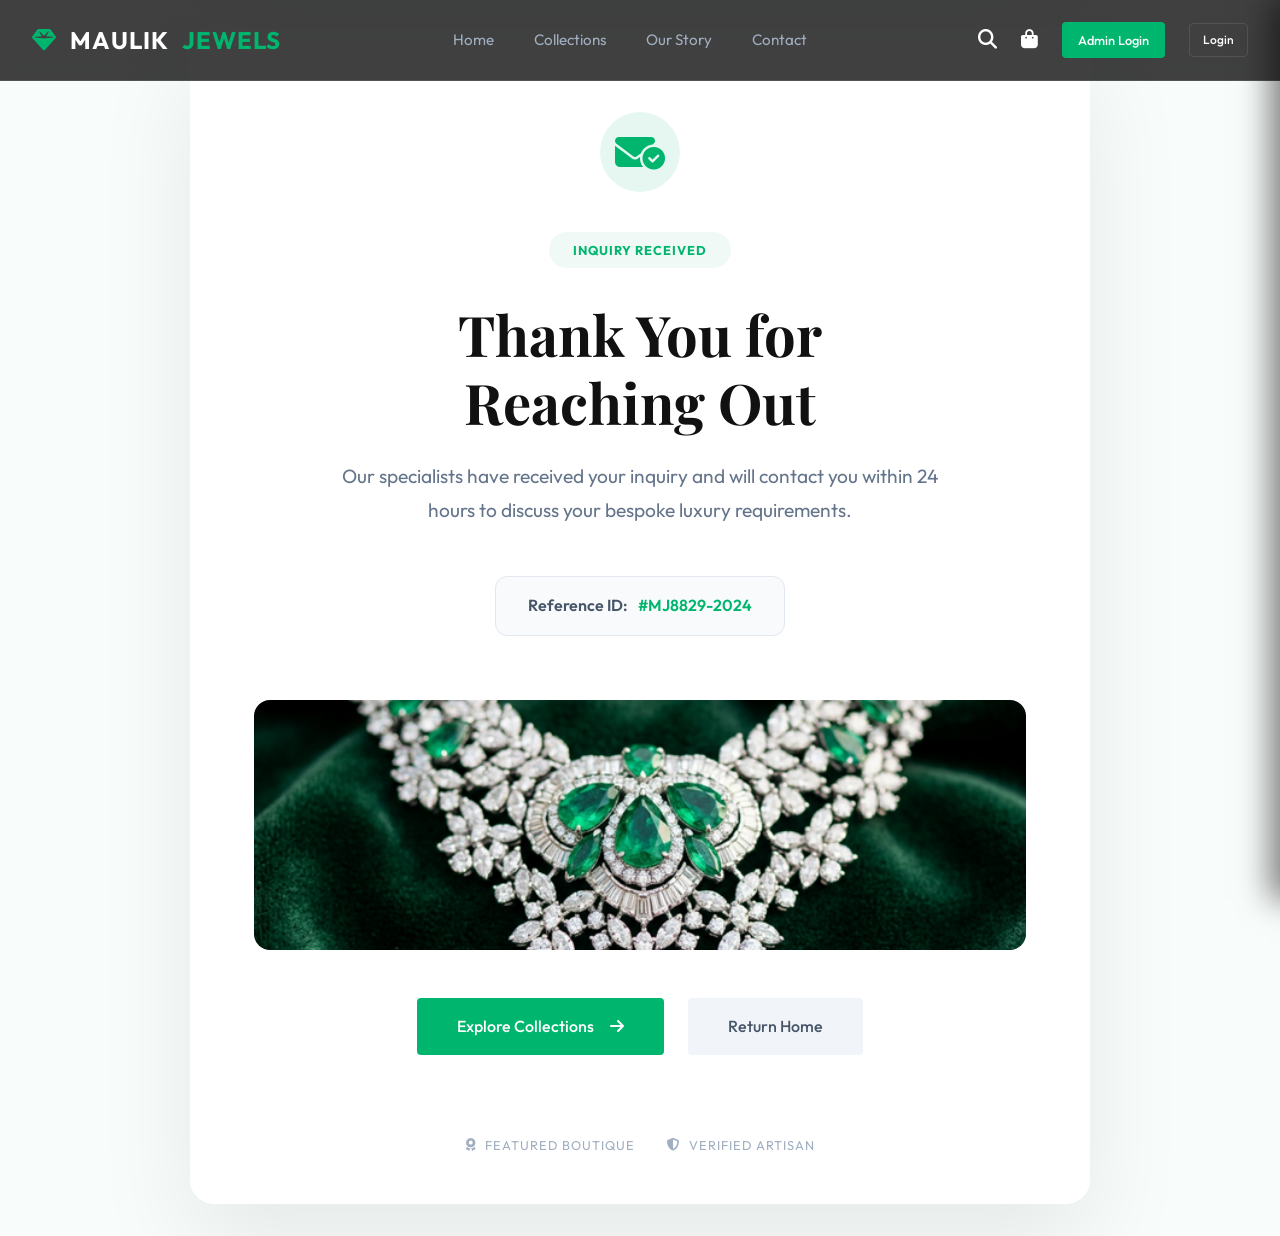
<file: thank-you.html>
<!DOCTYPE html>
<html lang="en">
<head>
    <meta charset="UTF-8">
    <meta name="viewport" content="width=device-width, initial-scale=1.0">
    <title>Thank You | Maulik Jewels</title>
    <link rel="stylesheet" href="styles.css">
    <link rel="stylesheet" href="https://cdnjs.cloudflare.com/ajax/libs/font-awesome/6.4.0/css/all.min.css">
    <style>
        .thank-you-page { 
            min-height: 100vh;
            display: flex;
            align-items: center;
            justify-content: center;
            background-color: #f8fcfb;
            padding: 2rem;
        }
        .thank-you-card {
            background: white;
            max-width: 900px;
            width: 100%;
            border-radius: 24px;
            overflow: hidden;
            box-shadow: 0 40px 100px rgba(0, 0, 0, 0.08);
            text-align: center;
            position: relative;
        }
        .thank-you-content {
            padding: 5rem 4rem;
        }
        .success-icon {
            width: 80px;
            height: 80px;
            background: #e6f7f1;
            color: var(--accent);
            border-radius: 50%;
            display: flex;
            align-items: center;
            justify-content: center;
            font-size: 2.5rem;
            margin: 0 auto 2.5rem;
            animation: scaleIn 0.5s cubic-bezier(0.175, 0.885, 0.32, 1.275);
        }
        @keyframes scaleIn {
            from { transform: scale(0); opacity: 0; }
            to { transform: scale(1); opacity: 1; }
        }
        .thank-you-badge {
            background: #f1f9f7;
            color: var(--accent);
            padding: 0.5rem 1.5rem;
            border-radius: 100px;
            font-size: 0.8rem;
            font-weight: 700;
            text-transform: uppercase;
            letter-spacing: 1px;
            margin-bottom: 2rem;
            display: inline-block;
        }
        .thank-you-card h1 {
            font-size: 3.5rem;
            color: var(--dark);
            margin-bottom: 1.5rem;
            line-height: 1.2;
        }
        .thank-you-card p {
            color: #64748b;
            font-size: 1.2rem;
            max-width: 600px;
            margin: 0 auto 3rem;
            line-height: 1.8;
        }
        .reference-id {
            background: #f8fafc;
            border: 1px solid #e2e8f0;
            padding: 1rem 2rem;
            border-radius: 12px;
            display: inline-flex;
            gap: 10px;
            color: #475569;
            font-weight: 600;
            margin-bottom: 4rem;
        }
        .thank-you-banner {
            width: 100%;
            height: 250px;
            overflow: hidden;
            margin-bottom: 3rem;
            border-radius: 16px;
        }
        .thank-you-banner img {
            width: 100%;
            height: 100%;
            object-fit: cover;
        }
        .thank-you-btns {
            display: flex;
            gap: 1.5rem;
            justify-content: center;
        }
        .btn-secondary {
            background: #f1f5f9;
            color: #475569;
        }
        .btn-secondary:hover {
            background: #e2e8f0;
        }
        
        @media (max-width: 768px) {
            .thank-you-content { padding: 3rem 2rem; }
            .thank-you-card h1 { font-size: 2.5rem; }
            .thank-you-btns { flex-direction: column; }
        }
    </style>
</head>
<body>
    <!-- Header -->
    <header>
        <div class="container">
            <nav>
                <a href="index.html" class="logo">
                     <i class="fa-solid fa-gem"></i> MAULIK<span>JEWELS</span>
                </a>
                <ul class="nav-links">
                    <li><a href="index.html">Home</a></li>
                    <li><a href="products.html">Collections</a></li>
                    <li><a href="about.html">Our Story</a></li>
                    <li><a href="contact.html">Contact</a></li>
                </ul>
                <div class="nav-actions">
                    <button class="icon-btn" id="search-btn"><i class="fa-solid fa-magnifying-glass"></i></button>
                    <button class="icon-btn" id="cart-btn">
                        <i class="fa-solid fa-bag-shopping"></i>
                        <span class="cart-count">0</span>
                    </button>
                    <a href="admin-login.html" class="btn btn-primary" style="padding: 0.5rem 1rem; font-size: 0.8rem;">Admin Login</a>
                </div>
                <button class="menu-toggle"><i class="fa-solid fa-bars-staggered"></i></button>
            </nav>
        </div>
    </header>

    <!-- Cart Side Panel Components -->
    <div id="cart-sidebar">
        <div class="cart-header"><h3>Shopping Bag</h3><button id="close-cart" class="icon-btn"><i class="fa-solid fa-xmark"></i></button></div>
        <div class="cart-items"></div>
        <div class="cart-total"><span>Total:</span><span class="cart-total-amount">$0.00</span></div>
        <button class="btn btn-primary" style="width: 100%;">Checkout</button>
    </div>
    <div class="overlay"></div>

    <main class="thank-you-page">
        <div class="thank-you-card animate-fade">
            <div class="thank-you-content">
                <div class="success-icon">
                    <i class="fa-solid fa-envelope-circle-check"></i>
                </div>
                
                <span class="thank-you-badge">Inquiry Received</span>
                <h1 class="font-serif">Thank You for <br>Reaching Out</h1>
                
                <p>Our specialists have received your inquiry and will contact you within 24 hours to discuss your bespoke luxury requirements.</p>
                
                <div class="reference-id">
                    <span>Reference ID:</span>
                    <span style="color: var(--accent);">#MJ8829-2024</span>
                </div>
                
                <div class="thank-you-banner">
                    <img src="assets/images/thank_you_banner.png" alt="Exquisite Jewelry">
                </div>
                
                <div class="thank-you-btns">
                    <a href="products.html" class="btn btn-primary" style="padding: 1rem 2.5rem;">Explore Collections <i class="fa-solid fa-arrow-right" style="margin-left:8px;"></i></a>
                    <a href="index.html" class="btn btn-secondary" style="padding: 1rem 2.5rem; border:none; border-radius:4px; font-weight:500; cursor:pointer;">Return Home</a>
                </div>
            </div>
            
            <div style="padding-bottom: 3rem; color: #a0aec0; font-size: 0.8rem; letter-spacing: 1px; text-transform: uppercase; display: flex; justify-content: center; gap: 2rem;">
                <div style="display:flex; align-items:center; gap:8px;"><i class="fa-solid fa-award"></i> Featured Boutique</div>
                <div style="display:flex; align-items:center; gap:8px;"><i class="fa-solid fa-shield-halved"></i> Verified Artisan</div>
            </div>
        </div>
    </main>

    <script src="script.js"></script>
</body>
</html>
</file>
<file: styles.css>
@import url('https://fonts.googleapis.com/css2?family=Outfit:wght@300;400;500;600;700&family=Playfair+Display:ital,wght@0,400;0,600;0,700;1,400&display=swap');

:root {
    --primary: #0A2A21;
    --primary-light: #153E32;
    --secondary: #D4AF37;
    --secondary-hover: #B4942E;
    --accent: #00B66E;
    --dark: #111111;
    --dark-alt: #1a1a1a;
    --light: #F8F9FA;
    --text-main: #FFFFFF;
    --text-muted: #A0AEC0;
    --text-dark: #1F2937;
    --glass: rgba(255, 255, 255, 0.05);
    --glass-border: rgba(255, 255, 255, 0.1);
    --shadow: 0 10px 15px -3px rgba(0, 0, 0, 0.1), 0 4px 6px -2px rgba(0, 0, 0, 0.05);
    --transition: all 0.3s cubic-bezier(0.4, 0, 0.2, 1);
}

* {
    margin: 0;
    padding: 0;
    box-sizing: border-box;
}

body {
    font-family: 'Outfit', sans-serif;
    background-color: var(--dark);
    color: var(--text-main);
    line-height: 1.6;
    overflow-x: hidden;
}

h1, h2, h3, h4, .font-serif {
    font-family: 'Playfair Display', serif;
}

a {
    text-decoration: none;
    color: inherit;
    transition: var(--transition);
}

ul {
    list-style: none;
}

img {
    max-width: 100%;
    display: block;
}

.container {
    max-width: 1300px;
    margin: 0 auto;
    padding: 0 2rem;
}

/* Animations */
@keyframes fadeIn {
    from { opacity: 0; transform: translateY(20px); }
    to { opacity: 1; transform: translateY(0); }
}

@keyframes slideInRight {
    from { transform: translateX(100%); }
    to { transform: translateX(0); }
}

.animate-fade {
    animation: fadeIn 0.8s ease forwards;
}

/* Buttons */
.btn {
    display: inline-flex;
    align-items: center;
    justify-content: center;
    padding: 0.8rem 2rem;
    border-radius: 4px;
    font-weight: 500;
    cursor: pointer;
    transition: var(--transition);
    border: none;
    font-family: 'Outfit', sans-serif;
    gap: 0.5rem;
}

.btn-primary {
    background-color: var(--accent);
    color: white;
}

.btn-primary:hover {
    background-color: #00D17F;
    transform: translateY(-2px);
    box-shadow: 0 10px 20px rgba(0, 182, 110, 0.3);
}

.btn-outline {
    background: transparent;
    border: 1px solid var(--secondary);
    color: var(--secondary);
}

.btn-outline:hover {
    background: var(--secondary);
    color: var(--dark);
}

.btn-ghost {
    background: transparent;
    color: var(--text-main);
    border: 1px solid var(--glass-border);
}

.btn-ghost:hover {
    background: var(--glass);
}

/* Navbar */
header {
    position: fixed;
    top: 0;
    left: 0;
    width: 100%;
    z-index: 1000;
    background: rgba(17, 17, 17, 0.8);
    backdrop-filter: blur(10px);
    border-bottom: 1px solid var(--glass-border);
    transition: var(--transition);
}

header.scrolled {
    padding: 0.5rem 0;
}

nav {
    display: flex;
    justify-content: space-between;
    align-items: center;
    height: 80px;
}

.logo {
    display: flex;
    align-items: center;
    gap: 0.8rem;
    font-size: 1.5rem;
    font-weight: 700;
    letter-spacing: 1px;
    color: var(--text-main);
}

.logo span {
    color: var(--accent);
}

.logo i {
    color: var(--accent);
}

.nav-links {
    display: flex;
    gap: 2.5rem;
}

.nav-links a {
    font-size: 0.95rem;
    font-weight: 400;
    color: var(--text-muted);
}

.nav-links a:hover, .nav-links a.active {
    color: var(--text-main);
}

.nav-actions {
    display: flex;
    align-items: center;
    gap: 1.5rem;
}

.icon-btn {
    background: none;
    border: none;
    color: var(--text-main);
    font-size: 1.2rem;
    cursor: pointer;
    position: relative;
    transition: var(--transition);
}

.icon-btn:hover {
    color: var(--accent);
}

.cart-count {
    position: absolute;
    top: -8px;
    right: -10px;
    background: var(--accent);
    color: white;
    font-size: 0.7rem;
    padding: 2px 6px;
    border-radius: 50%;
    font-weight: bold;
}

/* Hero Section */
.hero {
    height: 100vh;
    display: flex;
    align-items: center;
    background-size: cover;
    background-position: center;
    position: relative;
    padding-top: 80px;
}

.hero::before {
    content: '';
    position: absolute;
    inset: 0;
    background: linear-gradient(to right, rgba(11, 42, 33, 0.9) 20%, rgba(11, 42, 33, 0.4) 60%, transparent);
}

.hero-content {
    position: relative;
    z-index: 1;
    max-width: 700px;
}

.hero-badge {
    color: var(--accent);
    font-weight: 600;
    letter-spacing: 2px;
    margin-bottom: 1rem;
    display: inline-block;
    text-transform: uppercase;
    font-size: 0.8rem;
}

.hero h1 {
    font-size: 4.5rem;
    line-height: 1.1;
    margin-bottom: 1.5rem;
}

.hero h1 span {
    color: var(--accent);
    display: block;
}

.hero p {
    font-size: 1.1rem;
    color: var(--text-muted);
    margin-bottom: 2.5rem;
    max-width: 500px;
}

.hero-btns {
    display: flex;
    gap: 1.5rem;
}

/* Sections */
section {
    padding: 8rem 0;
}

.section-header {
    text-align: center;
    margin-bottom: 4rem;
}

.section-header h2 {
    font-size: 2.5rem;
    margin-bottom: 1rem;
}

.section-header p {
    color: var(--text-muted);
    max-width: 600px;
    margin: 0 auto;
}

.section-line {
    width: 60px;
    height: 3px;
    background: var(--accent);
    margin: 1.5rem auto;
}

/* Product Card */
.product-grid {
    display: grid;
    grid-template-columns: repeat(auto-fill, minmax(280px, 1fr));
    gap: 2rem;
}

.product-card {
    background: var(--dark-alt);
    border: 1px solid var(--glass-border);
    border-radius: 8px;
    overflow: hidden;
    transition: var(--transition);
    position: relative;
}

.product-card:hover {
    transform: translateY(-10px);
    border-color: var(--accent);
}

.product-img {
    height: 350px;
    overflow: hidden;
    position: relative;
}

.product-img img {
    width: 100%;
    height: 100%;
    object-fit: cover;
    transition: transform 0.6s ease;
}

.product-card:hover .product-img img {
    transform: scale(1.1);
}

.product-badge {
    position: absolute;
    top: 1rem;
    left: 1rem;
    background: var(--accent);
    color: white;
    padding: 0.3rem 0.8rem;
    border-radius: 4px;
    font-size: 0.7rem;
    font-weight: bold;
    text-transform: uppercase;
}

.product-wishlist {
    position: absolute;
    top: 1rem;
    right: 1rem;
    background: rgba(255, 255, 255, 0.9);
    color: var(--dark);
    width: 35px;
    height: 35px;
    display: flex;
    align-items: center;
    justify-content: center;
    border-radius: 50%;
    cursor: pointer;
    transition: var(--transition);
}

.product-wishlist:hover {
    background: var(--accent);
    color: white;
}

.product-info {
    padding: 1.5rem;
}

.p-meta {
    font-size: 0.75rem;
    color: var(--accent);
    text-transform: uppercase;
    font-weight: 600;
    margin-bottom: 0.5rem;
    letter-spacing: 1px;
}

.product-info h3 {
    font-size: 1.25rem;
    margin-bottom: 0.8rem;
    font-family: 'Outfit', sans-serif;
}

.p-price {
    font-size: 1.1rem;
    font-weight: 700;
    color: var(--text-main);
    display: flex;
    justify-content: space-between;
    align-items: center;
}

.p-add-cart {
    background: var(--glass);
    border: 1px solid var(--glass-border);
    color: white;
    width: 40px;
    height: 40px;
    display: flex;
    align-items: center;
    justify-content: center;
    border-radius: 50%;
    cursor: pointer;
    transition: var(--transition);
}

.p-add-cart:hover {
    background: var(--accent);
    border-color: var(--accent);
}

/* Footer */
footer {
    background: #051511;
    padding: 6rem 0 2rem;
    border-top: 1px solid var(--glass-border);
}

.footer-grid {
    display: grid;
    grid-template-columns: 2fr 1fr 1fr 1fr;
    gap: 4rem;
    margin-bottom: 4rem;
}

.footer-about p {
    color: var(--text-muted);
    margin: 1.5rem 0;
    max-width: 300px;
}

.social-links {
    display: flex;
    gap: 1rem;
}

.social-links a {
    width: 40px;
    height: 40px;
    background: var(--glass);
    border: 1px solid var(--glass-border);
    display: flex;
    align-items: center;
    justify-content: center;
    border-radius: 50%;
}

.social-links a:hover {
    background: var(--accent);
    color: white;
}

.footer-title {
    font-size: 1.1rem;
    font-weight: 600;
    margin-bottom: 1.5rem;
    color: white;
}

.footer-links li {
    margin-bottom: 0.8rem;
}

.footer-links a {
    color: var(--text-muted);
    font-size: 0.9rem;
}

.footer-links a:hover {
    color: var(--accent);
    padding-left: 5px;
}

.footer-bottom {
    padding-top: 2rem;
    border-top: 1px solid var(--glass-border);
    display: flex;
    justify-content: space-between;
    align-items: center;
    color: var(--text-muted);
    font-size: 0.85rem;
}

/* Category Cards */
.category-grid {
    display: grid;
    grid-template-columns: repeat(4, 1fr);
    gap: 1.5rem;
}

.category-card {
    height: 300px;
    position: relative;
    overflow: hidden;
    border-radius: 8px;
    cursor: pointer;
}

.category-card img {
    width: 100%;
    height: 100%;
    object-fit: cover;
    transition: var(--transition);
}

.category-overlay {
    position: absolute;
    inset: 0;
    background: linear-gradient(to top, rgba(0,0,0,0.8), transparent 70%);
    display: flex;
    flex-direction: column;
    justify-content: flex-end;
    padding: 2rem;
    transition: var(--transition);
}

.category-card:hover img {
    transform: scale(1.1);
}

.category-card h3 {
    font-size: 1.5rem;
    color: white;
}

/* Mobile Nav */
.menu-toggle {
    display: none;
    background: none;
    border: none;
    color: white;
    font-size: 1.5rem;
    cursor: pointer;
}

@media (max-width: 1024px) {
    .container { padding: 0 1.5rem; }
    .footer-grid { grid-template-columns: 1fr 1fr; }
    .hero h1 { font-size: 3.5rem; }
    .category-grid { grid-template-columns: repeat(2, 1fr); }
    
    .admin-sidebar {
        width: 80px;
        padding: 2.5rem 1rem;
    }
    .admin-sidebar .logo span, 
    .admin-sidebar .admin-nav a span,
    .admin-sidebar p,
    .admin-sidebar h5,
    .admin-sidebar .admin-sidebar-user-details {
        display: none;
    }
    .admin-sidebar .logo { font-size: 1.2rem; justify-content: center; }
    .admin-nav a { justify-content: center; padding: 1rem; }
    .admin-nav a i { font-size: 1.4rem; width: auto; margin: 0; }
    .admin-main { margin-left: 80px; padding: 2rem; }
}

@media (max-width: 768px) {
    /* Mobile Nav Styles */
    .menu-toggle { display: block; z-index: 1001; }
    .nav-links {
        position: fixed;
        top: 0;
        right: -100%;
        width: 80%;
        height: 100vh;
        background: var(--dark-alt);
        flex-direction: column;
        justify-content: center;
        align-items: center;
        transition: 0.4s ease;
        z-index: 1000;
        gap: 2rem;
    }
    .nav-links.active { right: 0; }
    
    .hero { padding-top: 120px; text-align: center; }
    .hero::before { background: linear-gradient(to bottom, rgba(11, 42, 33, 0.9), rgba(11, 42, 33, 0.7)); }
    .hero-content { margin: 0 auto; }
    .hero h1 { font-size: 2.5rem; }
    .hero-btns { justify-content: center; flex-direction: column; }
    
    .section-header h2 { font-size: 2rem; }
    .product-grid { grid-template-columns: 1fr; }
    .category-grid { grid-template-columns: 1fr; }
    
    #cart-sidebar { width: 100%; right: -100%; }
    
    /* Admin Mobile - Top Nav Style */
    .admin-layout { flex-direction: column; }
    .admin-sidebar {
        width: 100%;
        height: auto;
        position: relative;
        padding: 1rem;
        flex-direction: row;
        justify-content: space-between;
        align-items: center;
        border-right: none;
        border-bottom: 1px solid #f1f5f9;
        overflow-x: auto;
    }
    .admin-nav ul { display: flex; gap: 0.5rem; }
    .admin-nav li { margin-bottom: 0; }
    .admin-nav a { padding: 0.6rem 1rem; }
    .admin-main { margin-left: 0; padding: 1.5rem; }
    .admin-sidebar-user-section { display: none !important; }
}

@media (max-width: 480px) {
    .hero h1 { font-size: 2rem; }
    .auth-form-side { padding: 2rem 1.5rem; }
    .container { padding: 0 1rem; }
}

/* Cart Side Panel */
#cart-sidebar {
    position: fixed;
    top: 0;
    right: -400px;
    width: 400px;
    height: 100%;
    background: var(--dark-alt);
    z-index: 2000;
    box-shadow: -10px 0 30px rgba(0,0,0,0.5);
    transition: 0.4s ease;
    padding: 2rem;
    display: flex;
    flex-direction: column;
}

#cart-sidebar.open {
    right: 0;
}

.cart-header {
    display: flex;
    justify-content: space-between;
    align-items: center;
    margin-bottom: 2rem;
    padding-bottom: 1rem;
    border-bottom: 1px solid var(--glass-border);
}

.cart-items {
    flex: 1;
    overflow-y: auto;
}

.cart-item {
    display: flex;
    gap: 1rem;
    margin-bottom: 1.5rem;
}

.cart-item-img {
    width: 80px;
    height: 80px;
    object-fit: cover;
    border-radius: 4px;
}

.cart-item-info {
    flex: 1;
}

.cart-item-info h4 {
    font-size: 1rem;
    margin-bottom: 0.3rem;
    font-family: 'Outfit', sans-serif;
}

.cart-item-price {
    color: var(--accent);
    font-weight: 600;
}

.cart-footer {
    padding-top: 2rem;
    border-top: 1px solid var(--glass-border);
}

.cart-total {
    display: flex;
    justify-content: space-between;
    font-size: 1.2rem;
    font-weight: 700;
    margin-bottom: 1.5rem;
}

.overlay {
    position: fixed;
    inset: 0;
    background: rgba(0,0,0,0.7);
    z-index: 1500;
    opacity: 0;
    visibility: hidden;
    transition: 0.3s;
}

.overlay.active {
    opacity: 1;
    visibility: visible;
}

/* Admin Dashboard Base Styles */
.admin-body {
    background-color: #f8fafc;
    min-height: 100vh;
    font-family: 'Inter', sans-serif;
}

.admin-layout {
    display: flex;
    min-height: 100vh;
}

/* Sidebar Styling */
.admin-sidebar {
    width: 280px;
    background: white;
    border-right: 1px solid #f1f5f9;
    padding: 2.5rem 2rem;
    display: flex;
    flex-direction: column;
    position: fixed;
    height: 100vh;
    z-index: 100;
}

.admin-nav {
    flex: 1;
}

.admin-nav ul {
    list-style: none;
    padding: 0;
    margin: 0;
}

.admin-nav li {
    margin-bottom: 0.5rem;
}

.admin-nav a {
    display: flex;
    align-items: center;
    gap: 1rem;
    padding: 1rem 1.2rem;
    color: #64748b;
    text-decoration: none;
    font-weight: 600;
    font-size: 0.95rem;
    border-radius: 12px;
    transition: all 0.3s cubic-bezier(0.4, 0, 0.2, 1);
}

.admin-nav a i {
    font-size: 1.1rem;
    width: 20px;
}

.admin-nav a:hover {
    background: #f8fafc;
    color: var(--accent);
}

.admin-nav a.active {
    background: #e6fef5;
    color: var(--accent);
    box-shadow: 0 4px 6px -1px rgba(16, 185, 129, 0.1);
}

/* Main Content Wrapper for Fixed Sidebar */
.admin-main {
    flex: 1;
    margin-left: 280px;
    padding: 3rem 4rem;
    max-width: 1400px;
}

.admin-card {
    background: white;
    border-radius: 12px;
    padding: 2rem;
    box-shadow: 0 4px 6px -1px rgba(0, 0, 0, 0.1);
    margin-bottom: 2rem;
}

.admin-grid {
    display: grid;
    grid-template-columns: 1.5fr 1fr;
    gap: 2rem;
    align-items: start;
}

@media (max-width: 1200px) {
    .admin-grid { grid-template-columns: 1fr; }
}

.admin-table {
    width: 100%;
    border-collapse: collapse;
}

.admin-table th {
    text-align: left;
    padding: 1rem;
    border-bottom: 1px solid #e2e8f0;
    color: #64748b;
    font-size: 0.85rem;
    text-transform: uppercase;
}

.admin-table td {
    padding: 1rem;
    border-bottom: 1px solid #f1f5f9;
}

.status-pill {
    padding: 0.2rem 0.6rem;
    border-radius: 100px;
    font-size: 0.75rem;
    font-weight: 600;
}

.status-in-stock { background: #def7ec; color: #03543f; }
.status-low-stock { background: #fef3c7; color: #92400e; }
.status-out-of-stock { background: #fde2e2; color: #9b1c1c; }

.action-btn {
    background: none;
    border: none;
    font-size: 1.1rem;
    cursor: pointer;
    margin-right: 0.5rem;
    color: #94a3b8;
}

.action-btn:hover { color: var(--accent); }
.action-btn.delete:hover { color: #ef4444; }

.admin-form-group {
    margin-bottom: 1.5rem;
}

.admin-form-group label {
    display: block;
    font-weight: 600;
    margin-bottom: 0.5rem;
    color: #475569;
}

.admin-form-group input, .admin-form-group select, .admin-form-group textarea {
    width: 100%;
    padding: 0.8rem;
    border: 1px solid #cbd5e1;
    border-radius: 6px;
    font-family: inherit;
}

.admin-login-container {
    height: 100vh;
    display: flex;
    align-items: center;
    justify-content: center;
    background: linear-gradient(135deg, #0A2A21 0%, #111111 100%);
}

.login-card {
    background: white;
    padding: 3rem;
    border-radius: 16px;
    width: 100%;
    max-width: 450px;
    box-shadow: 0 20px 25px -5px rgba(0, 0, 0, 0.1);
}

/* Auth Split Screen Styles */
.auth-wrapper {
    display: flex;
    width: 100%;
    max-width: 1200px;
    min-height: 800px;
    background: white;
    border-radius: 20px;
    overflow: hidden;
    box-shadow: 0 25px 50px -12px rgba(0, 0, 0, 0.25);
}

.auth-visual {
    flex: 1.2;
    background-size: cover;
    background-position: center;
    position: relative;
    padding: 4rem;
    display: flex;
    flex-direction: column;
    justify-content: space-between;
    transition: background-image 0.6s ease;
}

.visual-overlay {
    position: absolute;
    inset: 0;
    background: linear-gradient(135deg, rgba(5, 21, 17, 0.8) 0%, rgba(17, 17, 17, 0.4) 100%);
}

.visual-content {
    position: relative;
    z-index: 2;
    height: 100%;
    display: flex;
    flex-direction: column;
    justify-content: flex-end;
}

.auth-form-side {
    flex: 1;
    padding: 4rem;
    background: white;
    display: flex;
    flex-direction: column;
    justify-content: center;
}

.input-with-icon {
    position: relative;
}

.input-with-icon i {
    position: absolute;
    left: 1rem;
    top: 50%;
    transform: translateY(-50%);
    color: #94a3b8;
}

.input-with-icon input {
    padding-left: 3rem !important;
}

.auth-btn {
    width: 100%;
    padding: 1rem;
    background: var(--accent);
    color: white;
    border: none;
    border-radius: 8px;
    font-weight: 700;
    font-size: 1rem;
    cursor: pointer;
    transition: var(--transition);
}

.auth-btn:hover {
    background: #00D17F;
    transform: translateY(-2px);
    box-shadow: 0 10px 15px -3px rgba(0, 182, 110, 0.3);
}

.divider {
    display: flex;
    align-items: center;
    margin: 2rem 0;
    color: #94a3b8;
    font-size: 0.75rem;
    font-weight: 600;
    letter-spacing: 1px;
}

.divider::before, .divider::after {
    content: "";
    flex: 1;
    height: 1px;
    background: #e2e8f0;
}

.divider span {
    padding: 0 1rem;
}

.social-auth {
    display: flex;
    gap: 1rem;
}

.social-btn {
    flex: 1;
    display: flex;
    align-items: center;
    justify-content: center;
    gap: 0.5rem;
    padding: 0.8rem;
    border: 1px solid #e2e8f0;
    background: white;
    border-radius: 8px;
    cursor: pointer;
    font-weight: 600;
    color: #475569;
    transition: var(--transition);
}

.social-btn:hover {
    background: #f8f9fa;
    border-color: #cbd5e1;
}

@media (max-width: 1024px) {
    .container { padding: 0 1.5rem; }
    .footer-grid { grid-template-columns: 1fr 1fr; }
    .hero h1 { font-size: 3.5rem; }
    .category-grid { grid-template-columns: repeat(2, 1fr); }
    
    .admin-sidebar {
        width: 80px;
        padding: 2.5rem 1rem;
    }
    .admin-sidebar .logo span, 
    .admin-sidebar .admin-nav a span,
    .admin-sidebar p,
    .admin-sidebar h5,
    .admin-sidebar .admin-sidebar-user-details {
        display: none;
    }
    .admin-sidebar .logo { font-size: 1.2rem; justify-content: center; }
    .admin-nav a { justify-content: center; padding: 1rem; }
    .admin-nav a i { font-size: 1.4rem; width: auto; margin: 0; }
    .admin-main { margin-left: 80px; padding: 2rem; }

    /* Dashboard Responsiveness */
    .profile-container { flex-direction: column; }
    .sidebar { width: 100%; position: relative; top: 0; }
    .wishlist-grid { grid-template-columns: repeat(2, 1fr); }
}

@media (max-width: 768px) {
    /* Premium Mobile Nav Styles */
    .menu-toggle { 
        display: block; 
        z-index: 1001; 
        background: var(--glass);
        width: 45px;
        height: 45px;
        border-radius: 10px;
        border: 1px solid var(--glass-border);
    }

    .nav-links {
        position: fixed;
        top: 0;
        right: -100%;
        width: 85%;
        max-width: 400px;
        height: 100vh;
        background: rgba(10, 42, 33, 0.95);
        backdrop-filter: blur(20px);
        flex-direction: column;
        justify-content: flex-start;
        align-items: flex-start;
        padding: 6rem 3rem;
        transition: all 0.5s cubic-bezier(0.77, 0.2, 0.05, 1);
        z-index: 1000;
        gap: 1.5rem;
        border-left: 1px solid var(--glass-border);
        box-shadow: -20px 0 50px rgba(0,0,0,0.5);
    }

    .nav-links.active { right: 0; }

    .nav-links li {
        width: 100%;
        opacity: 0;
        transform: translateX(50px);
        transition: all 0.4s ease;
    }

    .nav-links.active li {
        opacity: 1;
        transform: translateX(0);
    }

    /* Stagger links entry */
    .nav-links.active li:nth-child(1) { transition-delay: 0.1s; }
    .nav-links.active li:nth-child(2) { transition-delay: 0.2s; }
    .nav-links.active li:nth-child(3) { transition-delay: 0.3s; }
    .nav-links.active li:nth-child(4) { transition-delay: 0.4s; }

    .nav-links a {
        font-size: 1.5rem;
        font-weight: 600;
        color: white;
        display: block;
        padding: 0.5rem 0;
        border-bottom: 1px solid rgba(255,255,255,0.05);
        width: 100%;
    }

    .nav-links a.active {
        color: var(--accent);
        border-bottom-color: var(--accent);
    }
    
    .hero { padding-top: 120px; text-align: center; }
    .hero::before { background: linear-gradient(to bottom, rgba(11, 42, 33, 0.9), rgba(11, 42, 33, 0.7)); }
    .hero-content { margin: 0 auto; }
    .hero h1 { font-size: 2.5rem; }
    .hero-btns { justify-content: center; flex-direction: column; }
    
    .section-header h2 { font-size: 2rem; }
    .product-grid { grid-template-columns: 1fr; }
    .category-grid { grid-template-columns: 1fr; }
    
    #cart-sidebar { width: 100%; right: -100%; }
    
    /* Admin Mobile - Top Nav Style */
    .admin-layout { flex-direction: column; }
    .admin-sidebar {
        width: 100%;
        height: auto;
        position: relative;
        padding: 1rem;
        flex-direction: row;
        justify-content: space-between;
        align-items: center;
        border-right: none;
        border-bottom: 1px solid #f1f5f9;
        overflow-x: auto;
        top: 0;
    }
    .admin-nav ul { display: flex; gap: 0.5rem; }
    .admin-nav li { margin-bottom: 0; }
    .admin-nav a { padding: 0.6rem 1rem; }
    .admin-main { margin-left: 0; padding: 1.5rem; }
    .admin-sidebar-user-section { display: none !important; }

    /* Dashboard Mobile */
    .page-header { flex-direction: column; align-items: flex-start; gap: 15px; }
    .wishlist-grid { grid-template-columns: 1fr; }
    .orders-table-wrapper { overflow-x: auto; }
}

@media (max-width: 480px) {
    .hero h1 { font-size: 2rem; }
    .auth-form-side { padding: 2rem 1.5rem; }
    .container { padding: 0 1rem; }
    .auth-wrapper { border-radius: 0; }
    .logo { font-size: 1.2rem; }
}
</file>
